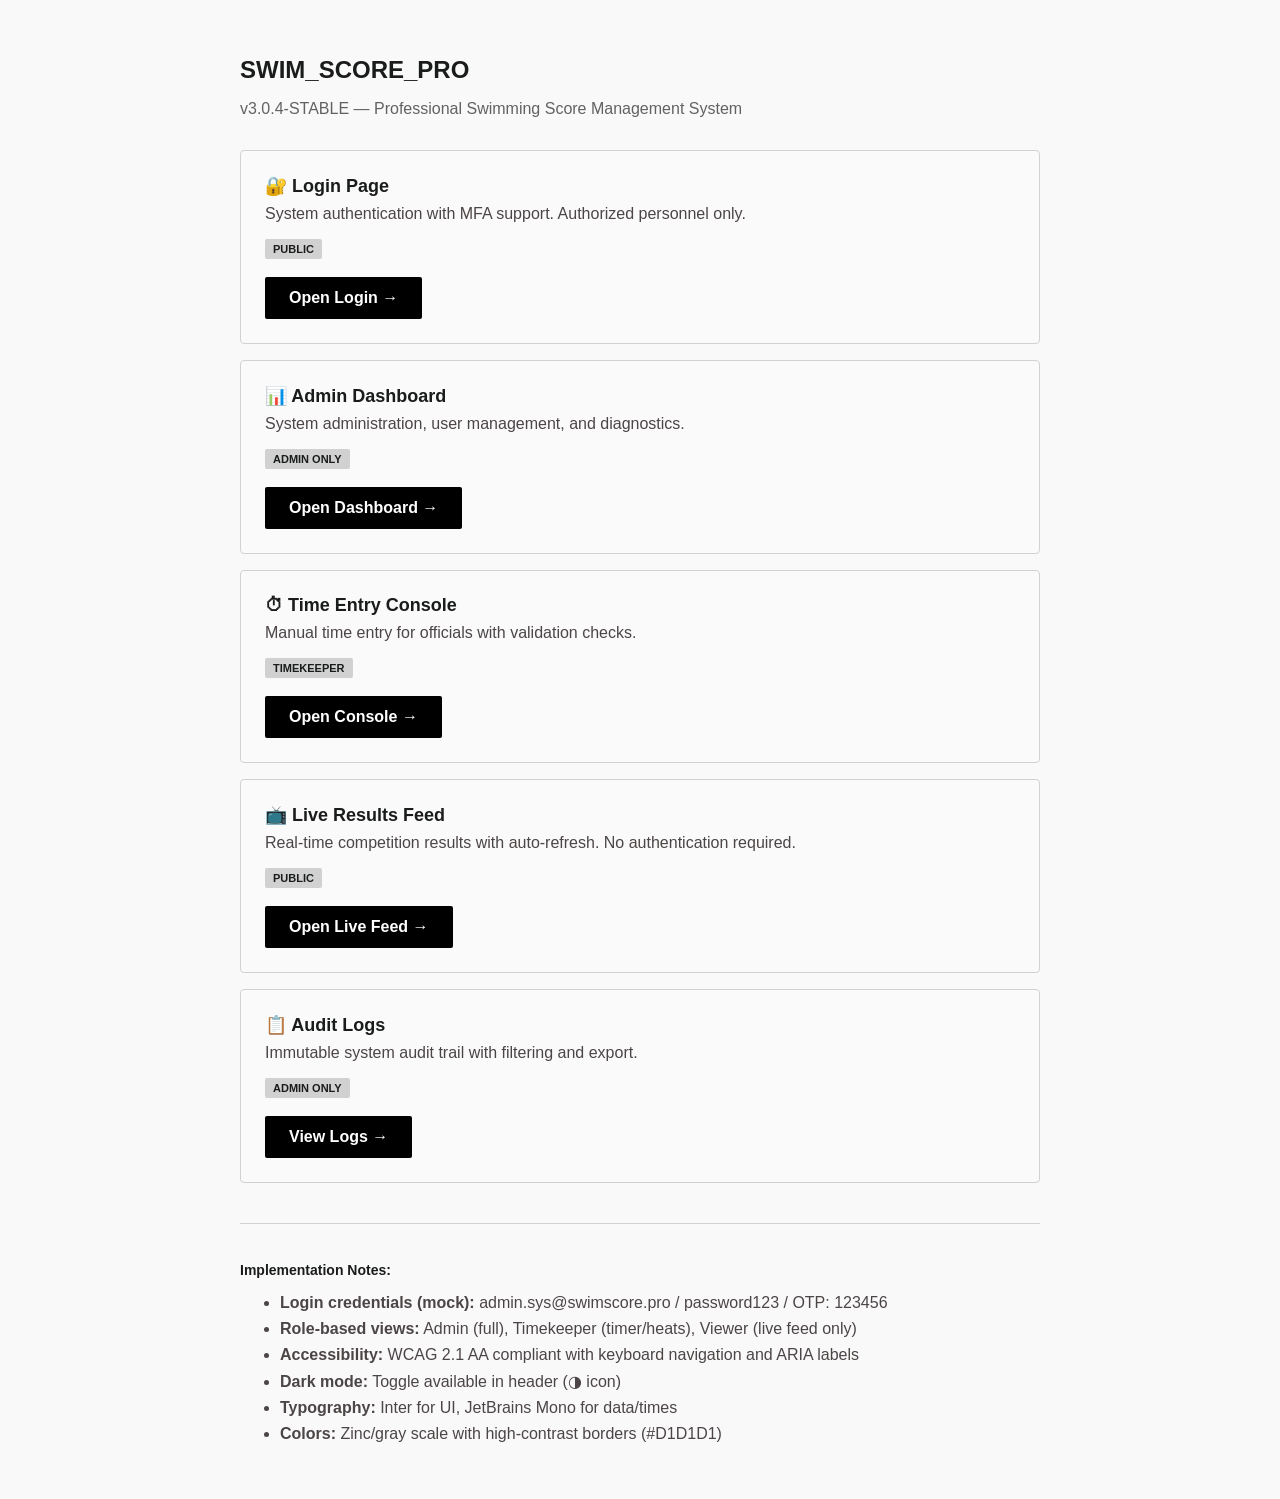
<file: index.html>
<!DOCTYPE html>
<html lang="en">
<head>
  <meta charset="UTF-8">
  <meta name="viewport" content="width=device-width, initial-scale=1.0">
  <title>SwimScorePro v3.0.4-STABLE</title>
  <style>
    body {
      font-family: -apple-system, BlinkMacSystemFont, 'Segoe UI', Roboto, sans-serif;
      max-width: 800px;
      margin: 0 auto;
      padding: 40px 20px;
      background: #f9f9f9;
      color: #1a1c1c;
    }
    h1 { font-size: 24px; margin-bottom: 8px; }
    .version { color: #626262; margin-bottom: 32px; }
    .card {
      background: #FAFAFA;
      border: 1px solid #D1D1D1;
      border-radius: 4px;
      padding: 24px;
      margin-bottom: 16px;
    }
    .card h2 { font-size: 18px; margin: 0 0 8px 0; }
    .card p { color: #4c4546; margin: 0 0 16px 0; }
    .card a {
      display: inline-block;
      background: #000;
      color: #fff;
      padding: 12px 24px;
      text-decoration: none;
      border-radius: 2px;
      font-weight: 600;
    }
    .card a:hover { background: #333; }
    .badge {
      display: inline-block;
      padding: 4px 8px;
      background: #D1D1D1;
      border-radius: 2px;
      font-size: 11px;
      font-weight: 700;
      text-transform: uppercase;
    }
    ul { color: #4c4546; }
    li { margin-bottom: 8px; }
  </style>
</head>
<body>
  <h1>SWIM_SCORE_PRO</h1>
  <p class="version">v3.0.4-STABLE — Professional Swimming Score Management System</p>

  <div class="card">
    <h2>🔐 Login Page</h2>
    <p>System authentication with MFA support. Authorized personnel only.</p>
    <span class="badge">Public</span>
    <br><br>
    <a href="/pages/login.html">Open Login →</a>
  </div>

  <div class="card">
    <h2>📊 Admin Dashboard</h2>
    <p>System administration, user management, and diagnostics.</p>
    <span class="badge">Admin Only</span>
    <br><br>
    <a href="/pages/dashboard.html">Open Dashboard →</a>
  </div>

  <div class="card">
    <h2>⏱ Time Entry Console</h2>
    <p>Manual time entry for officials with validation checks.</p>
    <span class="badge">Timekeeper</span>
    <br><br>
    <a href="/pages/time-entry.html">Open Console →</a>
  </div>

  <div class="card">
    <h2>📺 Live Results Feed</h2>
    <p>Real-time competition results with auto-refresh. No authentication required.</p>
    <span class="badge">Public</span>
    <br><br>
    <a href="/pages/live-feed.html">Open Live Feed →</a>
  </div>

  <div class="card">
    <h2>📋 Audit Logs</h2>
    <p>Immutable system audit trail with filtering and export.</p>
    <span class="badge">Admin Only</span>
    <br><br>
    <a href="/pages/audit-logs.html">View Logs →</a>
  </div>

  <div style="margin-top: 40px; padding-top: 24px; border-top: 1px solid #D1D1D1;">
    <h3 style="font-size: 14px; margin-bottom: 12px;">Implementation Notes:</h3>
    <ul>
      <li><strong>Login credentials (mock):</strong> admin.sys@swimscore.pro / password123 / OTP: 123456</li>
      <li><strong>Role-based views:</strong> Admin (full), Timekeeper (timer/heats), Viewer (live feed only)</li>
      <li><strong>Accessibility:</strong> WCAG 2.1 AA compliant with keyboard navigation and ARIA labels</li>
      <li><strong>Dark mode:</strong> Toggle available in header (◑ icon)</li>
      <li><strong>Typography:</strong> Inter for UI, JetBrains Mono for data/times</li>
      <li><strong>Colors:</strong> Zinc/gray scale with high-contrast borders (#D1D1D1)</li>
    </ul>
  </div>
</body>
</html>
</file>
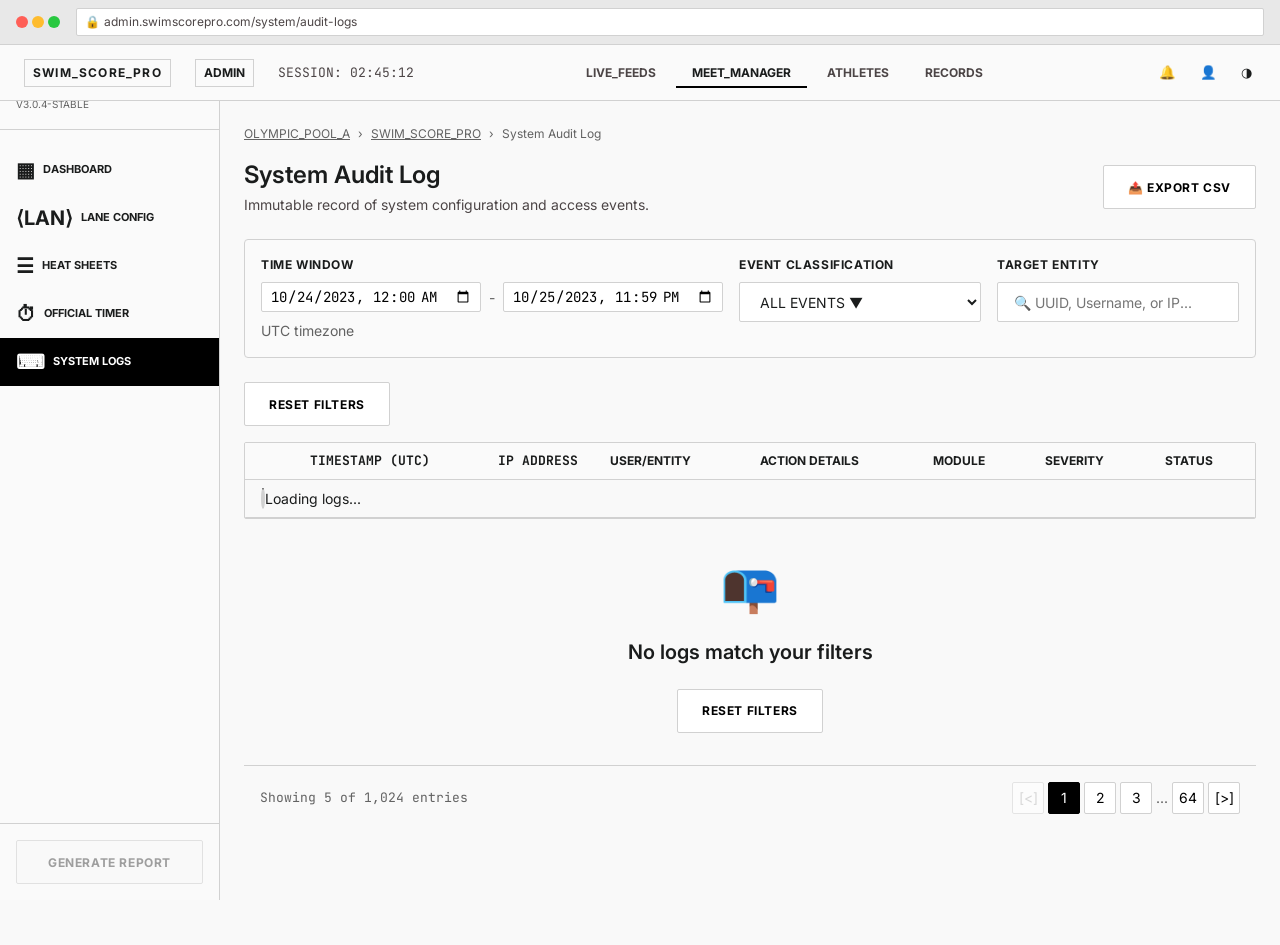
<file: pages/audit-logs.html>
<!DOCTYPE html>
<html lang="en">
<head>
  <meta charset="UTF-8">
  <meta name="viewport" content="width=device-width, initial-scale=1.0">
  <title>Audit Logs • SwimScorePro</title>
  <link rel="stylesheet" href="../src/css/tokens.css">
  <link rel="stylesheet" href="../src/css/base.css">
  <link rel="stylesheet" href="../src/css/layout.css">
</head>
<body data-page="audit-logs">
  <a href="#main-content" class="skip-link">Skip to main content</a>

  <div class="browser-chrome no-print">
    <div class="window-controls">
      <span class="window-control-dot close"></span>
      <span class="window-control-dot minimize"></span>
      <span class="window-control-dot maximize"></span>
    </div>
    <div class="url-bar">
      <span class="padlock-icon">🔒</span>
      <span>admin.swimscorepro.com/system/audit-logs</span>
    </div>
  </div>

  <header class="global-header no-print">
    <div class="header-left">
      <a href="/pages/dashboard.html" class="logo">SWIM_SCORE_PRO</a>
      <span class="role-badge">ADMIN</span>
      <span id="session-timer" class="session-timer mono">SESSION: 02:45:12</span>
    </div>
    <nav class="nav-tabs" role="tablist">
      <button class="nav-tab" role="tab" aria-selected="false" data-target="/pages/live-feed.html">LIVE_FEEDS</button>
      <button class="nav-tab" role="tab" aria-selected="true">MEET_MANAGER</button>
      <button class="nav-tab" role="tab" aria-selected="false">ATHLETES</button>
      <button class="nav-tab" role="tab" aria-selected="false">RECORDS</button>
    </nav>
    <div class="header-right">
      <button class="icon-btn" aria-label="Notifications">🔔</button>
      <button class="icon-btn" aria-label="Account">👤</button>
      <button class="icon-btn" id="theme-toggle" aria-label="Toggle dark mode">◑</button>
    </div>
  </header>

  <aside class="sidebar no-print">
    <div class="sidebar-header">
      <h2 class="pool-name">OLYMPIC_POOL_A</h2>
      <span class="version-tag">V3.0.4-STABLE</span>
    </div>
    <nav class="sidebar-nav">
      <a href="/pages/dashboard.html" class="nav-item"><span class="nav-item-icon">▦</span> Dashboard</a>
      <a href="/pages/lane-config.html" class="nav-item"><span class="nav-item-icon">⟨LAN⟩</span> Lane Config</a>
      <a href="/pages/heat-sheets.html" class="nav-item"><span class="nav-item-icon">☰</span> Heat Sheets</a>
      <a href="/pages/time-entry.html" class="nav-item"><span class="nav-item-icon">⏱</span> Official Timer</a>
      <a href="/pages/system-logs.html" class="nav-item" aria-current="page"><span class="nav-item-icon">⌨</span> System Logs</a>
    </nav>
    <div class="sidebar-footer">
      <button class="btn btn-full" disabled>GENERATE REPORT</button>
    </div>
  </aside>

  <main id="main-content" class="main-content">
    <header class="page-header">
      <nav aria-label="Breadcrumb" style="margin-bottom: var(--spacing-md);">
        <ol class="flex gap-sm text-metadata" style="font-size: 12px; list-style: none;">
          <li><a href="#" style="color: inherit;">OLYMPIC_POOL_A</a></li>
          <li>›</li>
          <li><a href="#" style="color: inherit;">SWIM_SCORE_PRO</a></li>
          <li>›</li>
          <li aria-current="page">System Audit Log</li>
        </ol>
      </nav>
      <div class="flex justify-between items-center">
        <div>
          <h1 class="page-title">System Audit Log</h1>
          <p class="page-subtitle">Immutable record of system configuration and access events.</p>
        </div>
        <button id="export-audit-btn" class="btn">📤 EXPORT CSV</button>
      </div>
    </header>

    <!-- Filter Panel -->
    <div class="filter-panel">
      <div class="filter-field">
        <label class="input-label" for="filter-start-date">TIME WINDOW</label>
        <div class="date-range-input">
          <input type="datetime-local" id="filter-start-date" class="date-input" value="2023-10-24T00:00">
          <span class="text-metadata">-</span>
          <input type="datetime-local" id="filter-end-date" class="date-input" value="2023-10-25T23:59">
        </div>
        <span class="input-helper">UTC timezone</span>
      </div>
      
      <div class="filter-field">
        <label class="input-label" for="filter-event-type">EVENT CLASSIFICATION</label>
        <select id="filter-event-type" class="input">
          <option value="">ALL EVENTS ▼</option>
          <option value="AUTH">AUTH</option>
          <option value="DATA_UPDATE">DATA_UPDATE</option>
          <option value="CONFIG_CHANGE">CONFIG_CHANGE</option>
          <option value="SYSTEM">SYSTEM</option>
        </select>
      </div>
      
      <div class="filter-field">
        <label class="input-label" for="filter-target">TARGET ENTITY</label>
        <input type="search" id="filter-target" class="input" placeholder="🔍 UUID, Username, or IP..." minlength="3">
      </div>
    </div>

    <button id="reset-filters-btn" class="btn" style="margin-bottom: var(--spacing-md);">RESET FILTERS</button>

    <!-- Logs Table -->
    <div class="table-container">
      <table class="table" role="table" aria-label="Audit logs">
        <thead>
          <tr>
            <th scope="col" class="mono">TIMESTAMP (UTC)</th>
            <th scope="col" class="mono">IP ADDRESS</th>
            <th scope="col">USER/ENTITY</th>
            <th scope="col">ACTION DETAILS</th>
            <th scope="col">MODULE</th>
            <th scope="col">SEVERITY</th>
            <th scope="col">STATUS</th>
          </tr>
        </thead>
        <tbody id="audit-logs-body">
          <tr>
            <td colspan="7" class="text-center"><span class="spinner"></span> Loading logs...</td>
          </tr>
        </tbody>
      </table>
    </div>

    <!-- Empty State -->
    <div id="no-logs-state" class="empty-state hidden">
      <div class="empty-state-icon">📭</div>
      <h3 class="empty-state-title">No logs match your filters</h3>
      <button class="btn empty-state-action" onclick="document.getElementById('reset-filters-btn').click()">RESET FILTERS</button>
    </div>

    <!-- Pagination -->
    <div class="pagination">
      <span id="pagination-info" class="pagination-info mono">Showing 5 of 1,024 entries</span>
      <div class="pagination-buttons">
        <button id="pagination-prev" class="page-btn" aria-label="Previous page" disabled>[&lt;]</button>
        <button class="page-btn" aria-current="page">1</button>
        <button class="page-btn" aria-label="Page 2">2</button>
        <button class="page-btn" aria-label="Page 3">3</button>
        <span class="text-metadata" style="align-self: center;">...</span>
        <button class="page-btn" aria-label="Page 64">64</button>
        <button id="pagination-next" class="page-btn" aria-label="Next page">[&gt;]</button>
      </div>
    </div>
  </main>

  <div id="toast-container" class="toast-container"></div>
  <script src="../src/js/app.js"></script>
</body>
</html>
</file>
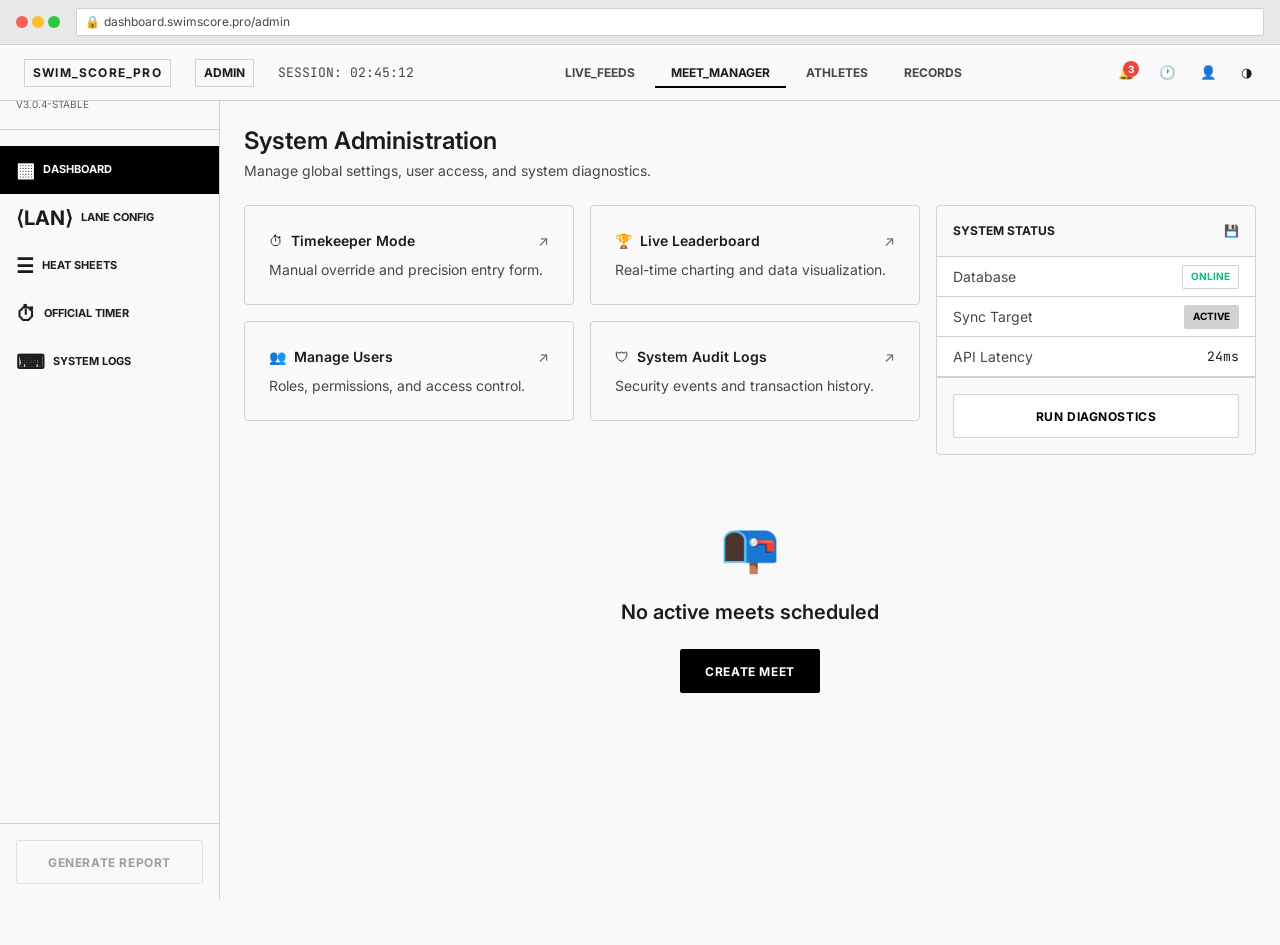
<file: pages/dashboard.html>
<!DOCTYPE html>
<html lang="en">
<head>
  <meta charset="UTF-8">
  <meta name="viewport" content="width=device-width, initial-scale=1.0">
  <title>Admin • SwimScorePro</title>
  <link rel="stylesheet" href="../src/css/tokens.css">
  <link rel="stylesheet" href="../src/css/base.css">
  <link rel="stylesheet" href="../src/css/layout.css">
</head>
<body data-page="dashboard">
  <!-- Skip Link for Accessibility -->
  <a href="#main-content" class="skip-link">Skip to main content</a>

  <!-- Browser Chrome -->
  <div class="browser-chrome no-print">
    <div class="window-controls">
      <span class="window-control-dot close"></span>
      <span class="window-control-dot minimize"></span>
      <span class="window-control-dot maximize"></span>
    </div>
    <div class="url-bar">
      <span class="padlock-icon">🔒</span>
      <span>dashboard.swimscore.pro/admin</span>
    </div>
  </div>

  <!-- Global Header -->
  <header class="global-header no-print">
    <div class="header-left">
      <a href="/pages/dashboard.html" class="logo">SWIM_SCORE_PRO</a>
      <span class="role-badge">ADMIN</span>
      <span id="session-timer" class="session-timer mono">SESSION: 02:45:12</span>
    </div>
    
    <nav class="nav-tabs" role="tablist" aria-label="Main navigation">
      <button class="nav-tab" role="tab" aria-selected="false" data-target="/pages/live-feed.html">LIVE_FEEDS</button>
      <button class="nav-tab" role="tab" aria-selected="true">MEET_MANAGER</button>
      <button class="nav-tab" role="tab" aria-selected="false" data-target="/pages/athletes.html">ATHLETES</button>
      <button class="nav-tab" role="tab" aria-selected="false" data-target="/pages/records.html">RECORDS</button>
    </nav>
    
    <div class="header-right">
      <button class="icon-btn" aria-label="Notifications">
        🔔
        <span class="notification-badge hidden">3</span>
      </button>
      <button class="icon-btn" aria-label="History">🕐</button>
      <button class="icon-btn" aria-label="Account">👤</button>
      <button class="icon-btn" id="theme-toggle" aria-label="Toggle dark mode">◑</button>
    </div>
  </header>

  <!-- Sidebar -->
  <aside class="sidebar no-print" role="navigation" aria-label="Sidebar navigation">
    <div class="sidebar-header">
      <h2 class="pool-name">OLYMPIC_POOL_A</h2>
      <span class="version-tag">V3.0.4-STABLE</span>
    </div>
    
    <nav class="sidebar-nav">
      <a href="/pages/dashboard.html" class="nav-item" aria-current="page">
        <span class="nav-item-icon" aria-hidden="true">▦</span>
        Dashboard
      </a>
      <a href="/pages/lane-config.html" class="nav-item">
        <span class="nav-item-icon" aria-hidden="true">⟨LAN⟩</span>
        Lane Config
      </a>
      <a href="/pages/heat-sheets.html" class="nav-item">
        <span class="nav-item-icon" aria-hidden="true">☰</span>
        Heat Sheets
      </a>
      <a href="/pages/time-entry.html" class="nav-item">
        <span class="nav-item-icon" aria-hidden="true">⏱</span>
        Official Timer
      </a>
      <a href="/pages/system-logs.html" class="nav-item">
        <span class="nav-item-icon" aria-hidden="true">⌨</span>
        System Logs
      </a>
    </nav>
    
    <div class="sidebar-footer">
      <button class="btn btn-full" id="generate-report-btn" disabled>GENERATE REPORT</button>
    </div>
  </aside>

  <!-- Main Content -->
  <main id="main-content" class="main-content">
    <!-- Page Header -->
    <header class="page-header">
      <h1 class="page-title">System Administration</h1>
      <p class="page-subtitle">Manage global settings, user access, and system diagnostics.</p>
    </header>

    <!-- Connection Banner (Hidden by default) -->
    <div id="connection-banner" class="banner banner-error hidden" role="alert">
      Connection lost — Reconnecting...
    </div>

    <!-- Bento Grid Layout -->
    <div class="bento-grid">
      <!-- Main Cards Grid -->
      <div class="bento-grid-main">
        <div class="card-grid-2x2">
          <!-- Card 1: Timekeeper Mode -->
          <div class="card" data-action="timekeeper" tabindex="0" role="button" aria-label="Timekeeper Mode: Manual override and precision entry form">
            <div class="card-header">
              <span aria-hidden="true">⏱</span>
              <h3 class="card-title">Timekeeper Mode</h3>
              <span style="margin-left: auto; color: var(--color-text-metadata);" aria-hidden="true">↗</span>
            </div>
            <p class="card-subtitle">Manual override and precision entry form.</p>
          </div>

          <!-- Card 2: Live Leaderboard -->
          <div class="card" data-action="leaderboard" tabindex="0" role="button" aria-label="Live Leaderboard: Real-time charting and data visualization">
            <div class="card-header">
              <span aria-hidden="true">🏆</span>
              <h3 class="card-title">Live Leaderboard</h3>
              <span style="margin-left: auto; color: var(--color-text-metadata);" aria-hidden="true">↗</span>
            </div>
            <p class="card-subtitle">Real-time charting and data visualization.</p>
          </div>

          <!-- Card 3: Manage Users (Admin only) -->
          <div class="card" data-action="users" data-requires-role="ADMIN" tabindex="0" role="button" aria-label="Manage Users: Roles, permissions, and access control">
            <div class="card-header">
              <span aria-hidden="true">👥</span>
              <h3 class="card-title">Manage Users</h3>
              <span style="margin-left: auto; color: var(--color-text-metadata);" aria-hidden="true">↗</span>
            </div>
            <p class="card-subtitle">Roles, permissions, and access control.</p>
          </div>

          <!-- Card 4: System Audit Logs (Admin only) -->
          <div class="card" data-action="audit" data-requires-role="ADMIN" tabindex="0" role="button" aria-label="System Audit Logs: Security events and transaction history">
            <div class="card-header">
              <span aria-hidden="true">🛡</span>
              <h3 class="card-title">System Audit Logs</h3>
              <span style="margin-left: auto; color: var(--color-text-metadata);" aria-hidden="true">↗</span>
            </div>
            <p class="card-subtitle">Security events and transaction history.</p>
          </div>
        </div>
      </div>

      <!-- System Status Widget -->
      <aside class="status-widget" aria-labelledby="status-widget-title">
        <div class="status-widget-header">
          <span id="status-widget-title">SYSTEM STATUS</span>
          <span aria-hidden="true">💾</span>
        </div>
        
        <div class="status-row">
          <span class="status-label">Database</span>
          <span class="badge badge-success">ONLINE</span>
        </div>
        
        <div class="status-row">
          <span class="status-label">Sync Target</span>
          <span class="badge">ACTIVE</span>
        </div>
        
        <div class="status-row">
          <span class="status-label">API Latency</span>
          <span class="status-value mono">24ms</span>
        </div>
        
        <div class="sidebar-footer">
          <button class="btn btn-full" id="run-diagnostics-btn">RUN DIAGNOSTICS</button>
        </div>
      </aside>
    </div>

    <!-- Empty State Example (Hidden by default) -->
    <div id="empty-state" class="empty-state hidden">
      <div class="empty-state-icon" aria-hidden="true">📭</div>
      <h3 class="empty-state-title">No active meets scheduled</h3>
      <button class="btn btn-primary empty-state-action">CREATE MEET</button>
    </div>
  </main>

  <!-- Session Warning Modal -->
  <div id="session-warning-modal" class="modal-overlay hidden" role="dialog" aria-labelledby="session-warning-title">
    <div class="modal">
      <h2 id="session-warning-title" class="modal-header">Session Expiring Soon</h2>
      <p class="text-secondary">Your session will expire in <span class="countdown mono">05:00</span></p>
      <div class="modal-footer">
        <button class="btn" onclick="SecurityManager.logout()">Logout</button>
        <button class="btn btn-primary" onclick="SecurityManager.extendSession()">Extend Session</button>
      </div>
    </div>
  </div>

  <!-- Toast Container -->
  <div id="toast-container" class="toast-container"></div>

  <!-- Scripts -->
  <script src="../src/js/app.js"></script>
</body>
</html>
</file>
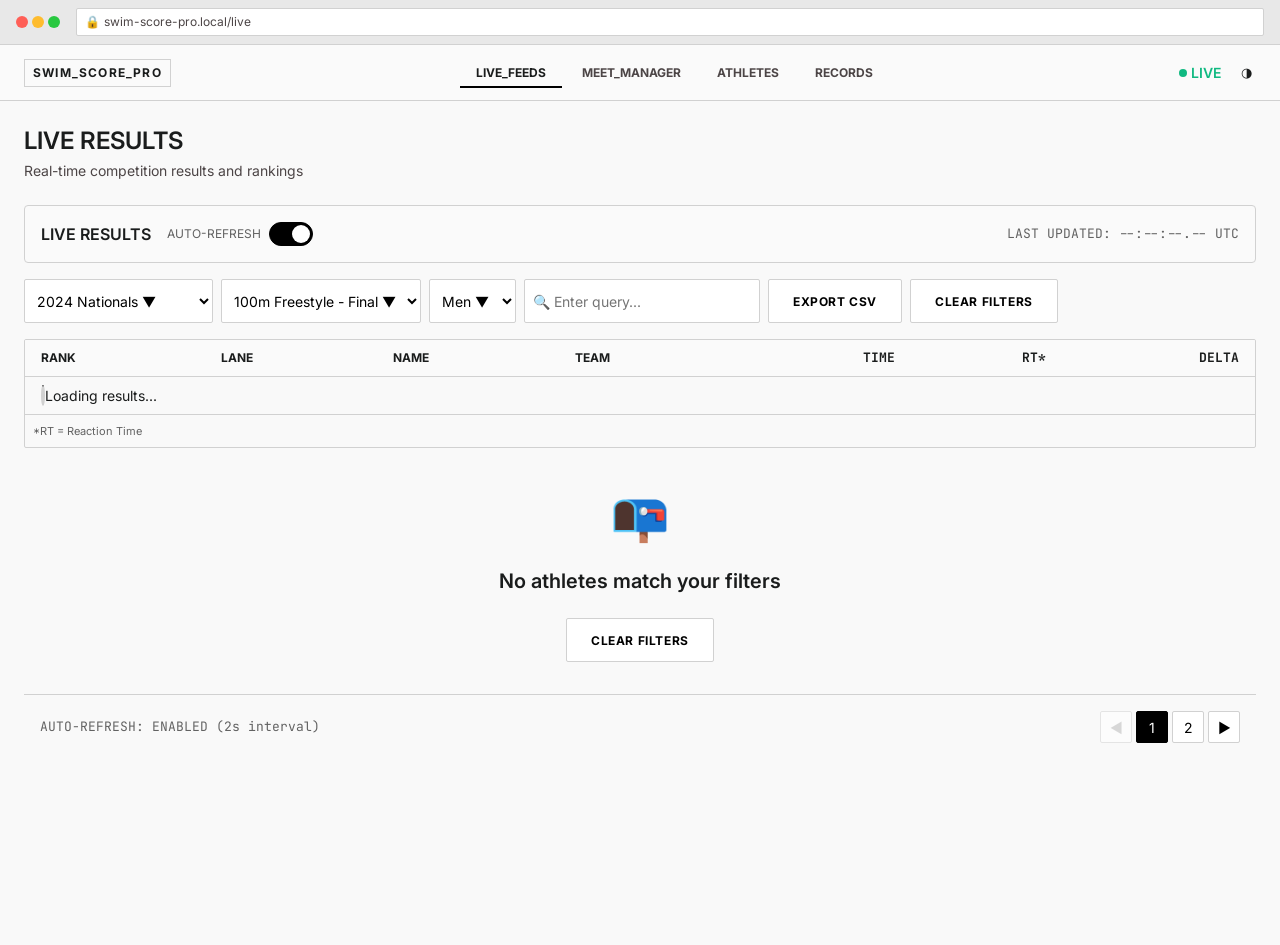
<file: pages/live-feed.html>
<!DOCTYPE html>
<html lang="en">
<head>
  <meta charset="UTF-8">
  <meta name="viewport" content="width=device-width, initial-scale=1.0">
  <title>Live Feed • SwimScorePro</title>
  <link rel="stylesheet" href="../src/css/tokens.css">
  <link rel="stylesheet" href="../src/css/base.css">
  <link rel="stylesheet" href="../src/css/layout.css">
</head>
<body data-page="live-feed">
  <!-- Skip Link for Accessibility -->
  <a href="#main-content" class="skip-link">Skip to main content</a>

  <!-- Browser Chrome -->
  <div class="browser-chrome no-print">
    <div class="window-controls">
      <span class="window-control-dot close"></span>
      <span class="window-control-dot minimize"></span>
      <span class="window-control-dot maximize"></span>
    </div>
    <div class="url-bar">
      <span class="padlock-icon">🔒</span>
      <span>swim-score-pro.local/live</span>
    </div>
  </div>

  <!-- Global Header (Public - No Auth Required) -->
  <header class="global-header no-print">
    <div class="header-left">
      <a href="/pages/live-feed.html" class="logo">SWIM_SCORE_PRO</a>
    </div>
    
    <nav class="nav-tabs" role="tablist" aria-label="Main navigation">
      <button class="nav-tab" role="tab" aria-selected="true">LIVE_FEEDS</button>
      <button class="nav-tab" role="tab" aria-selected="false" disabled title="Read-only for viewers">MEET_MANAGER</button>
      <button class="nav-tab" role="tab" aria-selected="false" disabled title="Read-only for viewers">ATHLETES</button>
      <button class="nav-tab" role="tab" aria-selected="false" disabled title="Read-only for viewers">RECORDS</button>
    </nav>
    
    <div class="header-right">
      <div class="live-indicator" aria-label="Live data streaming">
        <span class="live-dot" aria-hidden="true"></span>
        LIVE
      </div>
      <button class="icon-btn" id="theme-toggle" aria-label="Toggle dark mode">◑</button>
    </div>
  </header>

  <!-- Main Content -->
  <main id="main-content" class="main-content" style="margin-left: 0;">
    <!-- Page Header -->
    <header class="page-header">
      <h1 class="page-title">LIVE RESULTS</h1>
      <p class="page-subtitle">Real-time competition results and rankings</p>
    </header>

    <!-- Connection Banner -->
    <div id="connection-banner" class="banner banner-error hidden" role="alert">
      Reconnecting... <span class="spinner" style="display: inline-block; vertical-align: middle; margin-left: 8px;"></span>
    </div>

    <!-- Control Bar -->
    <div class="control-bar">
      <div class="flex items-center gap-md">
        <h2 style="font-size: 16px; font-weight: 600;">LIVE RESULTS</h2>
        
        <!-- Auto-Refresh Toggle -->
        <div class="flex items-center gap-sm">
          <span class="text-metadata" style="font-size: 12px;">AUTO-REFRESH</span>
          <div
            id="auto-refresh-toggle"
            class="toggle"
            role="switch"
            aria-checked="true"
            tabindex="0"
            aria-label="Toggle auto-refresh"
          >
            <div class="toggle-thumb"></div>
          </div>
        </div>
      </div>
      
      <span id="last-updated" class="last-updated">LAST UPDATED: --:--:--.-- UTC</span>
    </div>

    <!-- Filter Row -->
    <div class="filter-row">
      <select id="filter-event" class="filter-select" aria-label="Select event">
        <option value="">2024 Nationals ▼</option>
        <option value="121">100m Freestyle - Final</option>
        <option value="122">200m Butterfly - Heats</option>
        <option value="123">4x100m Relay - Final</option>
      </select>
      
      <select id="filter-heat" class="filter-select" aria-label="Select heat">
        <option value="">100m Freestyle - Final ▼</option>
        <option value="1">Heat 1</option>
        <option value="2">Heat 2</option>
        <option value="3">Final</option>
      </select>
      
      <select id="filter-gender" class="filter-select" aria-label="Select gender">
        <option value="">Men ▼</option>
        <option value="M">Men</option>
        <option value="W">Women</option>
        <option value="X">Mixed</option>
      </select>
      
      <input
        type="search"
        id="filter-search"
        class="filter-search"
        placeholder="🔍 Enter query..."
        aria-label="Search athletes"
        minlength="2"
      >
      
      <button id="export-csv-btn" class="btn">EXPORT CSV</button>
      <button id="clear-filters-btn" class="btn">CLEAR FILTERS</button>
    </div>

    <!-- Results Table -->
    <div class="table-container">
      <table class="table" role="table" aria-label="Live results table">
        <thead>
          <tr>
            <th scope="col">RANK</th>
            <th scope="col">LANE</th>
            <th scope="col">NAME</th>
            <th scope="col">TEAM</th>
            <th scope="col" class="mono">TIME</th>
            <th scope="col" class="mono">RT*</th>
            <th scope="col" class="mono">DELTA</th>
          </tr>
        </thead>
        <tbody id="live-results-body">
          <!-- Results will be populated by JavaScript -->
          <tr>
            <td colspan="7" class="text-center">
              <span class="spinner"></span> Loading results...
            </td>
          </tr>
        </tbody>
      </table>
      
      <!-- RT Footnote -->
      <p class="text-metadata" style="padding: var(--spacing-sm); font-size: 11px;">
        *RT = Reaction Time
      </p>
    </div>

    <!-- No Results State (Hidden by default) -->
    <div id="no-results-state" class="empty-state hidden">
      <div class="empty-state-icon" aria-hidden="true">📭</div>
      <h3 class="empty-state-title">No athletes match your filters</h3>
      <button class="btn empty-state-action" onclick="document.getElementById('clear-filters-btn').click()">CLEAR FILTERS</button>
    </div>

    <!-- Pagination -->
    <div class="pagination">
      <span id="auto-refresh-status" class="pagination-info mono">AUTO-REFRESH: ENABLED (2s interval)</span>
      
      <div class="pagination-buttons">
        <button class="page-btn" aria-label="Previous page" disabled>◀</button>
        <button class="page-btn" aria-current="page">1</button>
        <button class="page-btn" aria-label="Page 2">2</button>
        <button class="page-btn" aria-label="Next page">▶</button>
      </div>
    </div>

    <!-- Live Announcer for Screen Readers -->
    <div id="live-announcer" class="sr-only" aria-live="polite" aria-atomic="true"></div>
  </main>

  <!-- Toast Container -->
  <div id="toast-container" class="toast-container"></div>

  <!-- Scripts -->
  <script src="../src/js/app.js"></script>
</body>
</html>
</file>
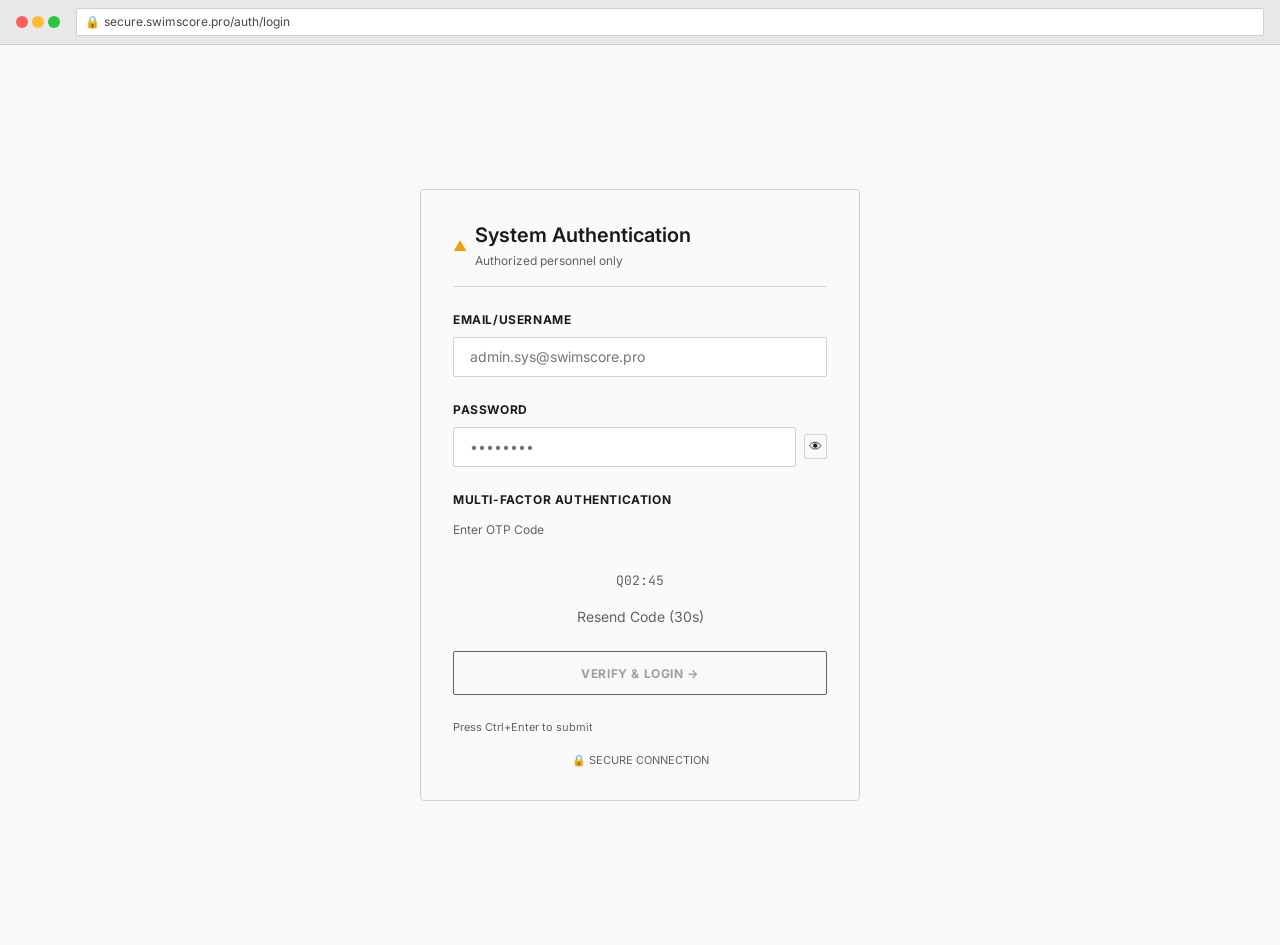
<file: pages/login.html>
<!DOCTYPE html>
<html lang="en">
<head>
  <meta charset="UTF-8">
  <meta name="viewport" content="width=device-width, initial-scale=1.0">
  <title>Auth • SwimScorePro</title>
  <link rel="stylesheet" href="../src/css/tokens.css">
  <link rel="stylesheet" href="../src/css/base.css">
  <link rel="stylesheet" href="../src/css/layout.css">
</head>
<body data-page="login">
  <!-- Skip Link for Accessibility -->
  <a href="#main-content" class="skip-link">Skip to main content</a>

  <!-- Browser Chrome (Wireframe Simulation) -->
  <div class="browser-chrome no-print">
    <div class="window-controls">
      <span class="window-control-dot close"></span>
      <span class="window-control-dot minimize"></span>
      <span class="window-control-dot maximize"></span>
    </div>
    <div class="url-bar">
      <span class="padlock-icon">🔒</span>
      <span>secure.swimscore.pro/auth/login</span>
    </div>
  </div>

  <!-- Main Content -->
  <main id="main-content" class="login-container">
    <div class="login-card card">
      <!-- Login Header -->
      <header class="login-header">
        <span class="warning-icon" aria-hidden="true">▲</span>
        <div>
          <h1 class="page-title" style="font-size: 20px;">System Authentication</h1>
          <p class="text-metadata" style="font-size: 12px;">Authorized personnel only</p>
        </div>
      </header>

      <!-- Error Region (ARIA Live) -->
      <div id="login-error-region" class="input-error-message hidden" role="alert" aria-live="polite"></div>

      <!-- Lockout Message -->
      <div id="lockout-message" class="banner banner-warn hidden" role="alert">
        Account locked. Try again in <span class="countdown mono">15:00</span>
      </div>

      <!-- Login Form -->
      <form id="login-form" class="login-form" role="form" aria-labelledby="login-header">
        <!-- Email Field -->
        <div class="form-group">
          <label class="input-label" for="login-email">EMAIL/USERNAME</label>
          <input
            type="email"
            id="login-email"
            class="input"
            placeholder="admin.sys@swimscore.pro"
            autocomplete="username"
            aria-label="Email or username"
            required
          >
        </div>

        <!-- Password Field -->
        <div class="form-group">
          <label class="input-label" for="login-password">PASSWORD</label>
          <div class="flex items-center gap-sm">
            <input
              type="password"
              id="login-password"
              class="input"
              placeholder="••••••••"
              autocomplete="current-password"
              required
              style="flex: 1;"
            >
            <button
              type="button"
              id="password-toggle"
              class="icon-btn"
              aria-label="Toggle password visibility"
              style="border: 1px solid var(--color-border-primary); border-radius: var(--radius-sm);"
            >
              👁
            </button>
          </div>
        </div>

        <!-- MFA Section -->
        <div class="mfa-section">
          <label class="input-label">Multi-Factor Authentication</label>
          <p class="text-metadata" style="font-size: 12px; margin-bottom: 8px;">Enter OTP Code</p>
          
          <div id="otp-container" class="otp-container" role="group" aria-label="One-time password, 6 digits">
            <!-- OTP inputs will be generated by JavaScript -->
          </div>

          <!-- OTP Countdown -->
          <div class="otp-countdown mono" aria-live="polite">Q02:45</div>

          <!-- Resend Code Link -->
          <a href="#" id="resend-code-link" class="resend-link disabled" aria-disabled="true">Resend Code (30s)</a>
        </div>

        <!-- Submit Button -->
        <button
          type="submit"
          id="login-submit"
          class="btn btn-primary btn-full"
          disabled
        >
          VERIFY & LOGIN →
        </button>
      </form>

      <!-- Footer -->
      <footer class="login-footer">
        <p class="keyboard-hint">Press Ctrl+Enter to submit</p>
        <p class="security-badge" aria-label="Connection secured with TLS 1.3">🔒 SECURE CONNECTION</p>
      </footer>
    </div>
  </main>

  <!-- Session Warning Modal -->
  <div id="session-warning-modal" class="modal-overlay hidden" role="dialog" aria-labelledby="session-warning-title">
    <div class="modal">
      <h2 id="session-warning-title" class="modal-header">Session Expiring Soon</h2>
      <p class="text-secondary">Your session will expire in <span class="countdown mono">05:00</span></p>
      <div class="modal-footer">
        <button class="btn" onclick="SecurityManager.logout()">Logout</button>
        <button class="btn btn-primary" onclick="SecurityManager.extendSession()">Extend Session</button>
      </div>
    </div>
  </div>

  <!-- Toast Container -->
  <div id="toast-container" class="toast-container"></div>

  <!-- Scripts -->
  <script src="../src/js/app.js"></script>
</body>
</html>
</file>
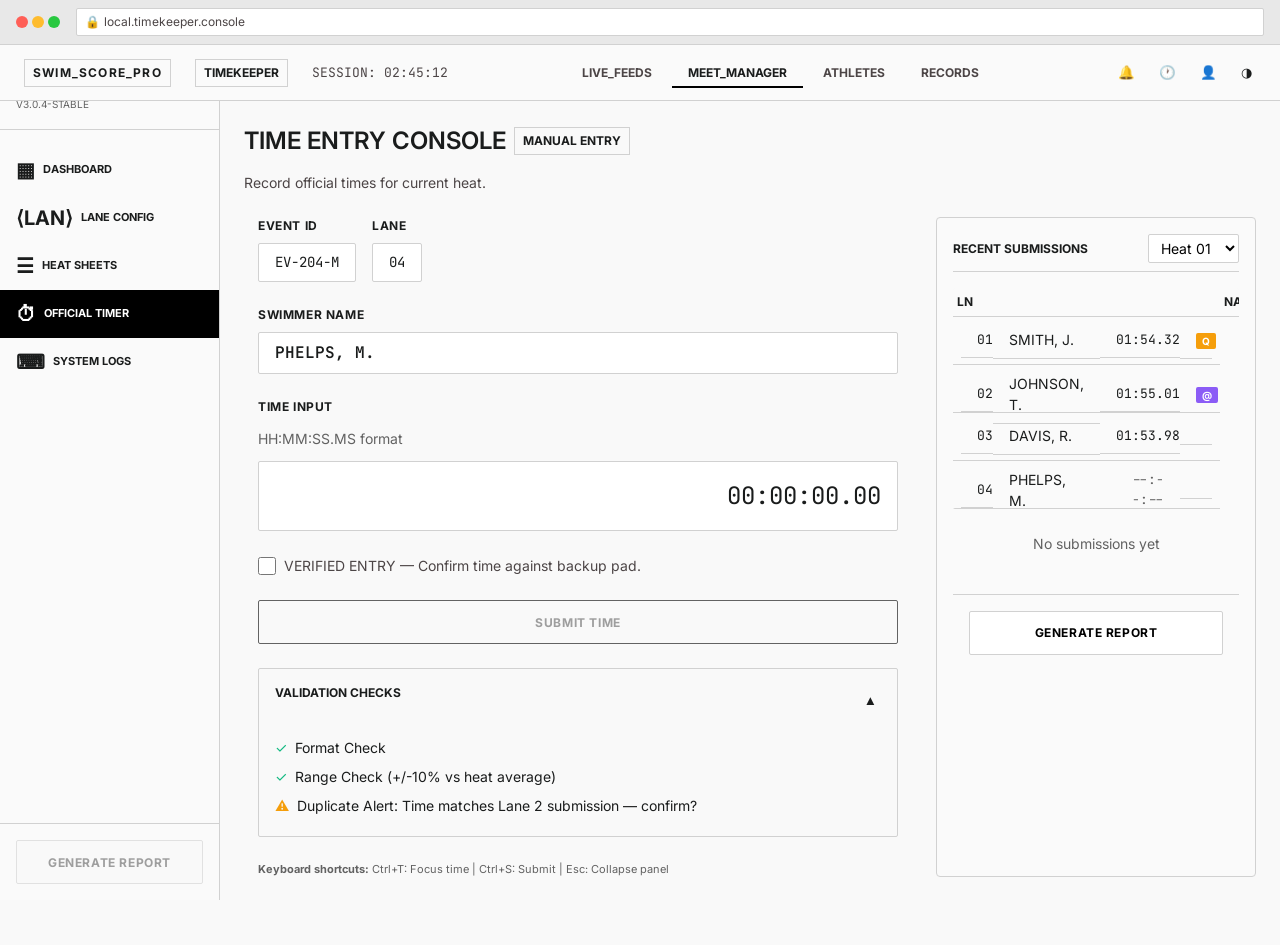
<file: pages/time-entry.html>
<!DOCTYPE html>
<html lang="en">
<head>
  <meta charset="UTF-8">
  <meta name="viewport" content="width=device-width, initial-scale=1.0">
  <title>Time Entry • SwimScorePro</title>
  <link rel="stylesheet" href="../src/css/tokens.css">
  <link rel="stylesheet" href="../src/css/base.css">
  <link rel="stylesheet" href="../src/css/layout.css">
</head>
<body data-page="time-entry">
  <!-- Skip Link for Accessibility -->
  <a href="#main-content" class="skip-link">Skip to main content</a>

  <!-- Browser Chrome -->
  <div class="browser-chrome no-print">
    <div class="window-controls">
      <span class="window-control-dot close"></span>
      <span class="window-control-dot minimize"></span>
      <span class="window-control-dot maximize"></span>
    </div>
    <div class="url-bar">
      <span class="padlock-icon">🔒</span>
      <span>local.timekeeper.console</span>
    </div>
  </div>

  <!-- Global Header -->
  <header class="global-header no-print">
    <div class="header-left">
      <a href="/pages/dashboard.html" class="logo">SWIM_SCORE_PRO</a>
      <span class="role-badge">TIMEKEEPER</span>
      <span id="session-timer" class="session-timer mono">SESSION: 02:45:12</span>
    </div>
    
    <nav class="nav-tabs" role="tablist" aria-label="Main navigation">
      <button class="nav-tab" role="tab" aria-selected="false" data-target="/pages/live-feed.html">LIVE_FEEDS</button>
      <button class="nav-tab" role="tab" aria-selected="true">MEET_MANAGER</button>
      <button class="nav-tab" role="tab" aria-selected="false">ATHLETES</button>
      <button class="nav-tab" role="tab" aria-selected="false">RECORDS</button>
    </nav>
    
    <div class="header-right">
      <button class="icon-btn" aria-label="Notifications">🔔</button>
      <button class="icon-btn" aria-label="History">🕐</button>
      <button class="icon-btn" aria-label="Account">👤</button>
      <button class="icon-btn" id="theme-toggle" aria-label="Toggle dark mode">◑</button>
    </div>
  </header>

  <!-- Sidebar -->
  <aside class="sidebar no-print" role="navigation" aria-label="Sidebar navigation">
    <div class="sidebar-header">
      <h2 class="pool-name">OLYMPIC_POOL_A</h2>
      <span class="version-tag">V3.0.4-STABLE</span>
    </div>
    
    <nav class="sidebar-nav">
      <a href="/pages/dashboard.html" class="nav-item">
        <span class="nav-item-icon" aria-hidden="true">▦</span>
        Dashboard
      </a>
      <a href="/pages/lane-config.html" class="nav-item">
        <span class="nav-item-icon" aria-hidden="true">⟨LAN⟩</span>
        Lane Config
      </a>
      <a href="/pages/heat-sheets.html" class="nav-item">
        <span class="nav-item-icon" aria-hidden="true">☰</span>
        Heat Sheets
      </a>
      <a href="/pages/time-entry.html" class="nav-item" aria-current="page">
        <span class="nav-item-icon" aria-hidden="true">⏱</span>
        Official Timer
      </a>
      <a href="/pages/system-logs.html" class="nav-item">
        <span class="nav-item-icon" aria-hidden="true">⌨</span>
        System Logs
      </a>
    </nav>
    
    <div class="sidebar-footer">
      <button class="btn btn-full" id="generate-report-btn" disabled>GENERATE REPORT</button>
    </div>
  </aside>

  <!-- Main Content -->
  <main id="main-content" class="main-content">
    <!-- Page Header -->
    <header class="page-header">
      <div class="time-entry-header">
        <h1 class="page-title" style="margin: 0;">TIME ENTRY CONSOLE</h1>
        <span class="manual-entry-badge">MANUAL ENTRY</span>
      </div>
      <p class="page-subtitle">Record official times for current heat.</p>
    </header>

    <!-- Error Banner (Hidden by default) -->
    <div id="submission-error-banner" class="banner banner-error hidden" role="alert">
      Submission failed. Error code: <span id="error-code">ERR_NETWORK</span>
      <button class="btn" style="margin-left: var(--spacing-md);" onclick="TimeEntryController.submitTime()">RETRY</button>
    </div>

    <div class="flex gap-lg">
      <!-- Time Entry Form -->
      <div class="time-entry-container" style="flex: 1;">
        <!-- Context Row -->
        <div class="context-row">
          <div class="context-item">
            <label class="input-label">EVENT ID</label>
            <span id="event-id-value" class="context-value mono">EV-204-M</span>
          </div>
          <div class="context-item">
            <label class="input-label">LANE</label>
            <span id="lane-value" class="context-value mono">04</span>
          </div>
        </div>

        <!-- Swimmer Section -->
        <div class="form-group" style="margin-bottom: var(--spacing-lg);">
          <label class="input-label">SWIMMER NAME</label>
          <span id="swimmer-name-value" class="context-value" style="font-size: 16px; font-weight: 600;">PHELPS, M.</span>
        </div>

        <!-- Time Input -->
        <div class="form-group" style="margin-bottom: var(--spacing-lg);">
          <label class="input-label" for="time-display">TIME INPUT</label>
          <span class="input-helper" style="margin-bottom: var(--spacing-sm);">HH:MM:SS.MS format</span>
          <div
            id="time-display"
            class="time-display mono"
            tabindex="0"
            role="textbox"
            aria-label="Time input display. Click to edit."
            aria-readonly="true"
          >00:00:00.00</div>
        </div>

        <!-- Verification Checkbox -->
        <div class="verification-row">
          <input
            type="checkbox"
            id="verify-checkbox"
            class="checkbox"
            aria-label="Confirm time was verified against backup timing pad"
          >
          <label for="verify-checkbox" class="text-secondary">
            VERIFIED ENTRY — Confirm time against backup pad.
          </label>
        </div>

        <!-- Submit Button -->
        <button
          id="submit-time-btn"
          class="btn btn-primary btn-full"
          disabled
        >
          SUBMIT TIME
        </button>

        <!-- Validation Panel -->
        <div id="validation-panel" class="validation-panel">
          <div class="flex justify-between items-center" style="margin-bottom: var(--spacing-md);">
            <h3 class="validation-header">VALIDATION CHECKS</h3>
            <button id="validation-toggle" class="icon-btn" aria-label="Collapse validation panel">▲</button>
          </div>
          
          <div id="format-check" class="validation-check">
            <span class="check-icon" aria-hidden="true">✓</span> Format Check
          </div>
          
          <div id="range-check" class="validation-check">
            <span class="check-icon" aria-hidden="true">✓</span> Range Check (+/-10% vs heat average)
          </div>
          
          <div id="duplicate-alert" class="validation-check hidden">
            <span class="warn-icon" aria-hidden="true">⚠</span> Duplicate Alert: Time matches Lane 2 submission — confirm?
          </div>
        </div>

        <!-- Keyboard Shortcuts Hint -->
        <p class="text-metadata" style="margin-top: var(--spacing-lg); font-size: 11px;">
          <strong>Keyboard shortcuts:</strong> Ctrl+T: Focus time | Ctrl+S: Submit | Esc: Collapse panel
        </p>
      </div>

      <!-- Recent Submissions Sidebar -->
      <aside class="recent-submissions" aria-labelledby="recent-submissions-title">
        <div class="recent-header">
          <h3 id="recent-submissions-title" style="font-size: 12px; font-weight: 700; text-transform: uppercase;">RECENT SUBMISSIONS</h3>
          <select id="heat-select" class="heat-select" aria-label="Select heat to view">
            <option value="1">Heat 01</option>
            <option value="2">Heat 02</option>
            <option value="3">Heat 03</option>
            <option value="4">Heat 04</option>
            <option value="5">Heat 05</option>
            <option value="6">Heat 06</option>
            <option value="7">Heat 07</option>
            <option value="8">Heat 08</option>
          </select>
        </div>

        <!-- Submissions Table -->
        <div class="table-container" style="border: none;">
          <table class="table" style="border: none;">
            <thead>
              <tr style="border-bottom: 1px solid var(--color-border-primary);">
                <th style="padding: var(--spacing-xs); width: 32px;">LN</th>
                <th style="padding: var(--spacing-xs);">NAME</th>
                <th style="padding: var(--spacing-xs); width: 80px;" class="mono">TIME</th>
                <th style="padding: var(--spacing-xs); width: 32px;">ST</th>
              </tr>
            </thead>
            <tbody id="recent-submissions-body">
              <tr class="submission-row">
                <td class="mono">01</td>
                <td>SMITH, J.</td>
                <td class="mono">01:54.32</td>
                <td><span class="qual-badge" aria-label="Qualified for final">Q</span></td>
              </tr>
              <tr class="submission-row">
                <td class="mono">02</td>
                <td>JOHNSON, T.</td>
                <td class="mono">01:55.01</td>
                <td><span class="provisional-badge" aria-label="Provisional time">@</span></td>
              </tr>
              <tr class="submission-row">
                <td class="mono">03</td>
                <td>DAVIS, R.</td>
                <td class="mono">01:53.98</td>
                <td></td>
              </tr>
              <tr class="submission-row">
                <td class="mono">04</td>
                <td>PHELPS, M.</td>
                <td class="mono pending-time" aria-label="Awaiting time entry">--:--:--</td>
                <td></td>
              </tr>
            </tbody>
          </table>
        </div>

        <!-- Empty State (Hidden by default) -->
        <div id="no-submissions-state" class="empty-state hidden" style="padding: var(--spacing-lg);">
          <p class="text-metadata">No submissions yet</p>
        </div>

        <div class="sidebar-footer" style="margin-top: var(--spacing-md);">
          <button class="btn btn-full">GENERATE REPORT</button>
        </div>
      </aside>
    </div>
  </main>

  <!-- Session Warning Modal -->
  <div id="session-warning-modal" class="modal-overlay hidden" role="dialog" aria-labelledby="session-warning-title">
    <div class="modal">
      <h2 id="session-warning-title" class="modal-header">Session Expiring Soon</h2>
      <p class="text-secondary">Your session will expire in <span class="countdown mono">05:00</span></p>
      <div class="modal-footer">
        <button class="btn" onclick="SecurityManager.logout()">Logout</button>
        <button class="btn btn-primary" onclick="SecurityManager.extendSession()">Extend Session</button>
      </div>
    </div>
  </div>

  <!-- Toast Container -->
  <div id="toast-container" class="toast-container"></div>

  <!-- Scripts -->
  <script src="../src/js/app.js"></script>
</body>
</html>
</file>
<file: src/css/tokens.css>
/* SWIM_SCORE_PRO v3.0.4-STABLE Design Tokens */

:root {
  /* Colors - Light Mode Default */
  --color-background: #f9f9f9;
  --color-surface: #FAFAFA;
  --color-surface-input: #ffffff;
  --color-border-primary: #D1D1D1;
  --color-border-secondary: #7e7576;
  --color-text-primary: #1a1c1c;
  --color-text-secondary: #4c4546;
  --color-text-metadata: #626262;
  --color-action-bg: #ffffff;
  --color-action-text: #000000;
  --color-badge-bg: #D1D1D1;
  --color-badge-text: #000000;
  --color-status-success: #10B981;
  --color-status-warn: #F59E0B;
  --color-status-error: #EF4444;
  --color-focus-outline: #000000;
  --color-row-highlight: #D1F4E6;

  /* Typography */
  --font-ui: 'Inter', -apple-system, BlinkMacSystemFont, sans-serif;
  --font-mono: 'JetBrains Mono', 'SF Mono', Consolas, monospace;
  
  --font-size-logo: 12px;
  --font-size-heading-lg: 24px;
  --font-size-heading-md: 20px;
  --font-size-body: 14px;
  --font-size-label: 12px;
  --font-size-data: 13px;
  
  --font-weight-normal: 400;
  --font-weight-semibold: 600;
  --font-weight-bold: 700;

  /* Spacing */
  --spacing-xs: 4px;
  --spacing-sm: 8px;
  --spacing-md: 16px;
  --spacing-lg: 24px;
  --spacing-xl: 32px;
  
  --card-padding: 24px;
  --grid-gutter: 16px;
  --row-height-min: 48px;
  --input-height: 40px;
  --button-height: 44px;
  --container-max: 1440px;
  --sidebar-width: 220px;

  /* Border Radius */
  --radius-sm: 2px;
  --radius-md: 4px;
  --radius-lg: 8px;

  /* Transitions */
  --transition-default: 150ms ease-in-out;
  --transition-row: background-color 100ms;

  /* Shadows */
  --shadow-card-hover: 0 2px 4px rgba(0,0,0,0.08);

  /* Z-Index */
  --z-dropdown: 100;
  --z-modal: 200;
  --z-toast: 300;
  --z-banner: 50;

  /* Icons */
  --icon-size-nav: 20px;
  --icon-size-action: 24px;
  --icon-size-table: 16px;
}

/* Dark Mode Support */
[data-theme="dark"] {
  --color-background: #121212;
  --color-surface: #1E1E1E;
  --color-surface-input: #2D2D2D;
  --color-border-primary: #404040;
  --color-border-secondary: #525252;
  --color-text-primary: #E5E5E5;
  --color-text-secondary: #A3A3A3;
  --color-text-metadata: #737373;
  --color-action-bg: #2D2D2D;
  --color-action-text: #FFFFFF;
  --color-badge-bg: #404040;
  --color-badge-text: #FFFFFF;
}
</file>
<file: src/css/base.css>
/* SWIM_SCORE_PRO v3.0.4-STABLE - Base Styles */

@import url('https://fonts.googleapis.com/css2?family=Inter:wght@400;600;700&family=JetBrains+Mono:wght@400;500&display=swap');

* {
  margin: 0;
  padding: 0;
  box-sizing: border-box;
}

html {
  font-size: 16px;
  -webkit-font-smoothing: antialiased;
  -moz-osx-font-smoothing: grayscale;
}

body {
  font-family: var(--font-ui);
  font-size: var(--font-size-body);
  font-weight: var(--font-weight-normal);
  color: var(--color-text-primary);
  background-color: var(--color-background);
  line-height: 1.5;
}

/* Skip to Content Link for Accessibility */
.skip-link {
  position: absolute;
  top: -40px;
  left: 0;
  background: var(--color-action-bg);
  color: var(--color-action-text);
  padding: var(--spacing-sm) var(--spacing-md);
  z-index: var(--z-toast);
  text-decoration: none;
  border: 1px solid var(--color-border-primary);
}

.skip-link:focus {
  top: 0;
}

/* Focus States - WCAG 2.1 AA */
*:focus {
  outline: 2px solid var(--color-focus-outline);
  outline-offset: 2px;
}

*:focus:not(:focus-visible) {
  outline: none;
}

*:focus-visible {
  outline: 2px solid var(--color-focus-outline);
  outline-offset: 2px;
}

/* Typography */
h1, h2, h3, h4, h5, h6 {
  font-family: var(--font-ui);
  font-weight: var(--font-weight-semibold);
  line-height: 1.3;
}

.mono {
  font-family: var(--font-mono);
}

.text-secondary {
  color: var(--color-text-secondary);
}

.text-metadata {
  color: var(--color-text-metadata);
}

/* Buttons */
.btn {
  display: inline-flex;
  align-items: center;
  justify-content: center;
  gap: var(--spacing-sm);
  height: var(--button-height);
  padding: 0 var(--spacing-lg);
  font-family: var(--font-ui);
  font-size: var(--font-size-label);
  font-weight: var(--font-weight-bold);
  text-transform: uppercase;
  letter-spacing: 0.05em;
  border: 1px solid var(--color-border-primary);
  border-radius: var(--radius-sm);
  background-color: var(--color-action-bg);
  color: var(--color-action-text);
  cursor: pointer;
  transition: all var(--transition-default);
  text-decoration: none;
}

.btn:hover:not(:disabled) {
  background-color: #F2F2F2;
}

.btn:active:not(:disabled) {
  background-color: #E5E5E5;
}

.btn:disabled {
  background-color: #F9F9F9;
  color: var(--color-text-metadata);
  cursor: not-allowed;
  opacity: 0.6;
}

.btn-primary {
  background-color: #000000;
  color: #ffffff;
  border-color: #000000;
}

.btn-primary:hover:not(:disabled) {
  background-color: #333333;
}

.btn-full {
  width: 100%;
}

/* Inputs */
.input {
  width: 100%;
  height: var(--input-height);
  padding: 0 var(--spacing-md);
  font-family: var(--font-ui);
  font-size: var(--font-size-body);
  border: 1px solid var(--color-border-primary);
  border-radius: var(--radius-sm);
  background-color: var(--color-surface-input);
  color: var(--color-text-primary);
  transition: border-color var(--transition-default);
}

.input:hover:not(:disabled):not(:focus) {
  background-color: #F9F9F9;
}

.input:focus {
  border-color: var(--color-focus-outline);
}

.input:disabled {
  background-color: #F9F9F9;
  color: var(--color-text-metadata);
  cursor: not-allowed;
}

.input-error {
  border-color: var(--color-status-error);
}

.input-label {
  display: block;
  font-family: var(--font-ui);
  font-size: var(--font-size-label);
  font-weight: var(--font-weight-bold);
  text-transform: uppercase;
  letter-spacing: 0.05em;
  margin-bottom: var(--spacing-xs);
  color: var(--color-text-primary);
}

.input-helper {
  font-size: var(--font-size-body);
  color: var(--color-text-metadata);
  margin-top: var(--spacing-xs);
}

.input-error-message {
  font-size: var(--font-size-body);
  color: var(--color-status-error);
  margin-top: var(--spacing-xs);
}

/* Cards */
.card {
  background-color: var(--color-surface);
  border: 1px solid var(--color-border-primary);
  border-radius: var(--radius-md);
  padding: var(--card-padding);
  transition: all var(--transition-default);
}

.card:hover {
  background-color: #F2F2F2;
  box-shadow: var(--shadow-card-hover);
  transform: translateY(-2px);
}

.card-header {
  display: flex;
  align-items: center;
  gap: var(--spacing-sm);
  margin-bottom: var(--spacing-sm);
}

.card-title {
  font-family: var(--font-ui);
  font-size: var(--font-size-body);
  font-weight: var(--font-weight-semibold);
}

.card-subtitle {
  font-family: var(--font-ui);
  font-size: var(--font-size-body);
  color: var(--color-text-secondary);
}

/* Tables */
.table-container {
  overflow-x: auto;
  border: 1px solid var(--color-border-primary);
  border-radius: var(--radius-sm);
}

.table {
  width: 100%;
  border-collapse: collapse;
  font-size: var(--font-size-body);
}

.table th,
.table td {
  padding: var(--spacing-sm) var(--spacing-md);
  text-align: left;
  border-bottom: 1px solid var(--color-border-primary);
}

.table th {
  font-family: var(--font-ui);
  font-size: var(--font-size-label);
  font-weight: var(--font-weight-bold);
  text-transform: uppercase;
  background-color: var(--color-surface);
}

.table tbody tr {
  min-height: var(--row-height-min);
  transition: var(--transition-row);
}

.table tbody tr:hover {
  background-color: #F9F9F9;
}

.table .mono {
  font-family: var(--font-mono);
  font-size: var(--font-size-data);
  text-align: right;
}

/* Badges */
.badge {
  display: inline-flex;
  align-items: center;
  justify-content: center;
  height: 24px;
  padding: 0 var(--spacing-sm);
  font-family: var(--font-ui);
  font-size: 10px;
  font-weight: var(--font-weight-bold);
  text-transform: uppercase;
  border: 1px solid var(--color-border-primary);
  border-radius: var(--radius-sm);
  background-color: var(--color-badge-bg);
  color: var(--color-badge-text);
}

.badge-success {
  background-color: transparent;
  color: var(--color-status-success);
}

.badge-warn {
  background-color: transparent;
  color: var(--color-status-warn);
}

.badge-error {
  background-color: var(--color-status-error);
  color: #ffffff;
}

.badge-severity-high {
  background-color: var(--color-status-error);
  color: #ffffff;
}

.badge-severity-warn {
  background-color: var(--color-status-warn);
  color: #ffffff;
}

.badge-severity-info {
  background-color: #3B82F6;
  color: #ffffff;
}

/* Toggles (iOS-style) */
.toggle {
  position: relative;
  width: 44px;
  height: 24px;
  background-color: var(--color-surface-input);
  border: 1px solid var(--color-border-primary);
  border-radius: 12px;
  cursor: pointer;
  transition: all var(--transition-default);
}

.toggle[aria-checked="true"] {
  background-color: #000000;
  border-color: #000000;
}

.toggle-thumb {
  position: absolute;
  top: 2px;
  left: 2px;
  width: 18px;
  height: 18px;
  background-color: #ffffff;
  border-radius: 50%;
  transition: transform var(--transition-default);
}

.toggle[aria-checked="true"] .toggle-thumb {
  transform: translateX(20px);
}

.toggle:disabled {
  background-color: #F2F2F2;
  border-color: #D1D1D1;
  cursor: not-allowed;
}

.toggle:disabled .toggle-thumb {
  background-color: #D1D1D1;
}

/* Modal */
.modal-overlay {
  position: fixed;
  inset: 0;
  background-color: rgba(0, 0, 0, 0.5);
  display: flex;
  align-items: center;
  justify-content: center;
  z-index: var(--z-modal);
}

.modal {
  background-color: var(--color-surface);
  border: 1px solid var(--color-border-primary);
  border-radius: var(--radius-md);
  padding: var(--card-padding);
  max-width: 480px;
  width: 90%;
  max-height: 90vh;
  overflow-y: auto;
}

.modal-header {
  font-family: var(--font-ui);
  font-size: var(--font-size-heading-md);
  font-weight: var(--font-weight-semibold);
  margin-bottom: var(--spacing-lg);
}

.modal-footer {
  display: flex;
  gap: var(--spacing-md);
  justify-content: flex-end;
  margin-top: var(--spacing-lg);
}

/* Toast Notifications */
.toast-container {
  position: fixed;
  bottom: var(--spacing-lg);
  right: var(--spacing-lg);
  z-index: var(--z-toast);
  display: flex;
  flex-direction: column;
  gap: var(--spacing-sm);
}

.toast {
  background-color: var(--color-surface);
  border: 1px solid var(--color-border-primary);
  border-radius: var(--radius-md);
  padding: var(--spacing-md) var(--spacing-lg);
  box-shadow: var(--shadow-card-hover);
  animation: slideIn 0.3s ease-out;
}

.toast-success {
  border-left: 3px solid var(--color-status-success);
}

.toast-error {
  border-left: 3px solid var(--color-status-error);
}

.toast-warn {
  border-left: 3px solid var(--color-status-warn);
}

@keyframes slideIn {
  from {
    transform: translateX(100%);
    opacity: 0;
  }
  to {
    transform: translateX(0);
    opacity: 1;
  }
}

/* Banner */
.banner {
  position: sticky;
  top: 0;
  z-index: var(--z-banner);
  padding: var(--spacing-sm) var(--spacing-md);
  text-align: center;
  font-family: var(--font-ui);
  font-size: var(--font-size-body);
}

.banner-error {
  background-color: var(--color-status-error);
  color: #ffffff;
}

.banner-warn {
  background-color: var(--color-status-warn);
  color: #ffffff;
}

/* Live Indicator */
.live-indicator {
  display: inline-flex;
  align-items: center;
  gap: var(--spacing-xs);
  color: var(--color-status-success);
  font-weight: var(--font-weight-semibold);
}

.live-dot {
  width: 8px;
  height: 8px;
  background-color: var(--color-status-success);
  border-radius: 50%;
  animation: pulse 1s infinite;
}

@keyframes pulse {
  0%, 100% {
    transform: scale(1);
    opacity: 1;
  }
  50% {
    transform: scale(1.1);
    opacity: 0.8;
  }
}

/* Utility Classes */
.flex { display: flex; }
.flex-col { flex-direction: column; }
.items-center { align-items: center; }
.justify-between { justify-content: space-between; }
.gap-sm { gap: var(--spacing-sm); }
.gap-md { gap: var(--spacing-md); }
.gap-lg { gap: var(--spacing-lg); }

.hidden { display: none; }
.sr-only {
  position: absolute;
  width: 1px;
  height: 1px;
  padding: 0;
  margin: -1px;
  overflow: hidden;
  clip: rect(0, 0, 0, 0);
  white-space: nowrap;
  border: 0;
}

/* Print Styles */
@media print {
  .no-print {
    display: none !important;
  }
  
  body {
    background-color: #ffffff;
    color: #000000;
  }
  
  .card {
    box-shadow: none;
    border: 1px solid #000000;
  }
  
  .table th,
  .table td {
    border: 0.5pt solid #000000;
  }
}
</file>
<file: src/css/layout.css>
/* SWIM_SCORE_PRO v3.0.4-STABLE - Layout Styles */

/* Browser Chrome Simulation (for wireframe accuracy) */
.browser-chrome {
  background-color: #E8E8E8;
  border-bottom: 1px solid var(--color-border-primary);
  padding: var(--spacing-sm) var(--spacing-md);
  display: flex;
  align-items: center;
  gap: var(--spacing-md);
}

.window-controls {
  display: flex;
  gap: var(--spacing-xs);
}

.window-control-dot {
  width: 12px;
  height: 12px;
  border-radius: 50%;
  background-color: #D1D1D1;
}

.window-control-dot.close {
  background-color: #FF5F57;
}

.window-control-dot.minimize {
  background-color: #FEBC2E;
}

.window-control-dot.maximize {
  background-color: #28C840;
}

.url-bar {
  flex: 1;
  display: flex;
  align-items: center;
  gap: var(--spacing-xs);
  background-color: #ffffff;
  border: 1px solid var(--color-border-primary);
  border-radius: var(--radius-sm);
  padding: var(--spacing-xs) var(--spacing-sm);
  font-family: var(--font-ui);
  font-size: 12px;
  color: var(--color-text-secondary);
}

.padlock-icon {
  color: var(--color-status-success);
}

.tab-title {
  position: absolute;
  top: -20px;
  left: 0;
  font-size: 12px;
  color: var(--color-text-metadata);
}

/* Main App Container */
.app-container {
  display: flex;
  min-height: 100vh;
  max-width: var(--container-max);
  margin: 0 auto;
}

/* Global Header */
.global-header {
  display: flex;
  align-items: center;
  justify-content: space-between;
  height: 56px;
  padding: 0 var(--spacing-lg);
  background-color: var(--color-surface);
  border-bottom: 1px solid var(--color-border-primary);
  position: sticky;
  top: 0;
  z-index: var(--z-dropdown);
}

.header-left {
  display: flex;
  align-items: center;
  gap: var(--spacing-lg);
}

.logo {
  font-family: var(--font-ui);
  font-size: var(--font-size-logo);
  font-weight: var(--font-weight-bold);
  text-transform: uppercase;
  letter-spacing: 0.1em;
  border: 1px solid var(--color-border-primary);
  padding: var(--spacing-xs) var(--spacing-sm);
  text-decoration: none;
  color: var(--color-text-primary);
}

.role-badge {
  font-family: var(--font-ui);
  font-size: var(--font-size-label);
  font-weight: var(--font-weight-bold);
  text-transform: uppercase;
  border: 1px solid var(--color-border-primary);
  padding: var(--spacing-xs) var(--spacing-sm);
  background-color: transparent;
}

.session-timer {
  font-family: var(--font-mono);
  font-size: var(--font-size-data);
  color: var(--color-text-secondary);
}

.nav-tabs {
  display: flex;
  gap: var(--spacing-xs);
}

.nav-tab {
  font-family: var(--font-ui);
  font-size: var(--font-size-label);
  font-weight: var(--font-weight-bold);
  text-transform: uppercase;
  padding: var(--spacing-sm) var(--spacing-md);
  border: none;
  background: none;
  cursor: pointer;
  color: var(--color-text-secondary);
  transition: all var(--transition-default);
  position: relative;
}

.nav-tab:hover {
  background-color: #F2F2F2;
}

.nav-tab[aria-selected="true"] {
  color: var(--color-text-primary);
}

.nav-tab[aria-selected="true"]::after {
  content: '';
  position: absolute;
  bottom: 0;
  left: 0;
  right: 0;
  height: 2px;
  background-color: #000000;
}

.header-right {
  display: flex;
  align-items: center;
  gap: var(--spacing-md);
}

.icon-btn {
  background: none;
  border: none;
  cursor: pointer;
  padding: var(--spacing-xs);
  color: var(--color-text-primary);
  position: relative;
}

.icon-btn:hover {
  color: var(--color-text-secondary);
}

.notification-badge {
  position: absolute;
  top: 0;
  right: 0;
  min-width: 16px;
  height: 16px;
  padding: 0 4px;
  font-family: var(--font-ui);
  font-size: 10px;
  font-weight: var(--font-weight-bold);
  background-color: var(--color-status-error);
  color: #ffffff;
  border-radius: 8px;
  display: flex;
  align-items: center;
  justify-content: center;
}

/* Sidebar */
.sidebar {
  width: var(--sidebar-width);
  background-color: var(--color-surface);
  border-right: 1px solid var(--color-border-primary);
  display: flex;
  flex-direction: column;
  position: fixed;
  left: 0;
  top: 56px;
  bottom: 0;
  overflow-y: auto;
}

.sidebar-header {
  padding: var(--spacing-md);
  border-bottom: 1px solid var(--color-border-primary);
}

.pool-name {
  font-family: var(--font-ui);
  font-size: var(--font-size-label);
  font-weight: var(--font-weight-bold);
  text-transform: uppercase;
  margin-bottom: var(--spacing-xs);
}

.version-tag {
  font-family: var(--font-ui);
  font-size: 10px;
  text-transform: uppercase;
  color: var(--color-text-metadata);
}

.sidebar-nav {
  flex: 1;
  padding: var(--spacing-md) 0;
}

.nav-item {
  display: flex;
  align-items: center;
  gap: var(--spacing-sm);
  height: 48px;
  padding: 0 var(--spacing-md);
  font-family: var(--font-ui);
  font-size: 11px;
  font-weight: var(--font-weight-bold);
  text-transform: uppercase;
  text-decoration: none;
  color: var(--color-text-primary);
  transition: all var(--transition-default);
  cursor: pointer;
  border: none;
  background: none;
  width: 100%;
  text-align: left;
}

.nav-item:hover {
  background-color: #F2F2F2;
}

.nav-item[aria-current="page"] {
  background-color: #000000;
  color: #ffffff;
}

.nav-item-icon {
  font-size: var(--icon-size-nav);
}

.sidebar-footer {
  padding: var(--spacing-md);
  border-top: 1px solid var(--color-border-primary);
}

/* Main Content Area */
.main-content {
  flex: 1;
  margin-left: var(--sidebar-width);
  padding: var(--spacing-lg);
  background-color: var(--color-background);
  min-height: calc(100vh - 56px);
}

.page-header {
  margin-bottom: var(--spacing-lg);
}

.page-title {
  font-family: var(--font-ui);
  font-size: var(--font-size-heading-lg);
  font-weight: var(--font-weight-semibold);
  margin-bottom: var(--spacing-xs);
}

.page-subtitle {
  font-family: var(--font-ui);
  font-size: var(--font-size-body);
  color: var(--color-text-secondary);
}

/* Bento Grid Layout */
.bento-grid {
  display: grid;
  grid-template-columns: repeat(2, 1fr);
  gap: var(--grid-gutter);
  margin-bottom: var(--spacing-lg);
}

@media (min-width: 1024px) {
  .bento-grid {
    grid-template-columns: 1fr 320px;
  }
  
  .bento-grid-main {
    grid-column: span 1;
  }
}

.card-grid-2x2 {
  display: grid;
  grid-template-columns: repeat(2, 1fr);
  gap: var(--grid-gutter);
}

/* System Status Widget */
.status-widget {
  background-color: var(--color-surface);
  border: 1px solid var(--color-border-primary);
  border-radius: var(--radius-md);
}

.status-widget-header {
  display: flex;
  align-items: center;
  justify-content: space-between;
  padding: var(--spacing-md);
  border-bottom: 1px solid var(--color-border-primary);
  font-family: var(--font-ui);
  font-size: var(--font-size-label);
  font-weight: var(--font-weight-bold);
  text-transform: uppercase;
}

.status-row {
  display: flex;
  align-items: center;
  justify-content: space-between;
  height: 40px;
  padding: 0 var(--spacing-md);
  background-color: #ffffff;
  border-bottom: 1px solid var(--color-border-primary);
}

.status-row:last-child {
  border-bottom: none;
}

.status-label {
  font-family: var(--font-ui);
  font-size: var(--font-size-body);
  color: var(--color-text-secondary);
}

.status-value {
  font-family: var(--font-mono);
  font-size: var(--font-size-data);
}

/* Login Page Specific */
.login-container {
  display: flex;
  flex-direction: column;
  align-items: center;
  justify-content: center;
  min-height: 100vh;
  padding: var(--spacing-xl);
  background-color: var(--color-background);
}

.login-card {
  width: 100%;
  max-width: 440px;
  padding: var(--spacing-xl);
}

.login-header {
  display: flex;
  align-items: center;
  gap: var(--spacing-sm);
  margin-bottom: var(--spacing-lg);
  padding-bottom: var(--spacing-md);
  border-bottom: 1px solid var(--color-border-primary);
}

.warning-icon {
  color: var(--color-status-warn);
}

.login-form {
  display: flex;
  flex-direction: column;
  gap: var(--spacing-lg);
}

.form-group {
  display: flex;
  flex-direction: column;
  gap: var(--spacing-xs);
}

.mfa-section {
  display: flex;
  flex-direction: column;
  gap: var(--spacing-sm);
}

.otp-container {
  display: flex;
  gap: var(--spacing-xs);
  justify-content: center;
}

.otp-input {
  width: 40px;
  height: 48px;
  text-align: center;
  font-family: var(--font-mono);
  font-size: 20px;
  font-weight: var(--font-weight-semibold);
  border: 1px solid var(--color-border-primary);
  border-radius: var(--radius-sm);
  background-color: var(--color-surface-input);
}

.otp-input:focus {
  border-color: var(--color-focus-outline);
}

.otp-countdown {
  font-family: var(--font-mono);
  font-size: var(--font-size-data);
  color: var(--color-text-metadata);
  text-align: center;
  margin-top: var(--spacing-sm);
}

.resend-link {
  font-family: var(--font-ui);
  font-size: var(--font-size-body);
  color: var(--color-text-metadata);
  text-decoration: none;
  text-align: center;
  margin-top: var(--spacing-sm);
}

.resend-link:not(.disabled):hover {
  color: var(--color-text-primary);
  text-decoration: underline;
}

.resend-link.disabled {
  color: var(--color-text-metadata);
  cursor: not-allowed;
}

.login-footer {
  margin-top: var(--spacing-lg);
  display: flex;
  flex-direction: column;
  gap: var(--spacing-md);
}

.security-badge {
  font-family: var(--font-ui);
  font-size: 11px;
  color: var(--color-text-metadata);
  text-align: center;
}

.keyboard-hint {
  font-family: var(--font-ui);
  font-size: 11px;
  color: var(--color-text-metadata);
  text-align: left;
}

/* Time Entry Console */
.time-entry-container {
  max-width: 640px;
  margin: 0 auto;
}

.time-entry-header {
  display: flex;
  align-items: center;
  gap: var(--spacing-sm);
  margin-bottom: var(--spacing-md);
}

.manual-entry-badge {
  font-family: var(--font-ui);
  font-size: var(--font-size-label);
  font-weight: var(--font-weight-bold);
  text-transform: uppercase;
  border: 1px solid var(--color-border-primary);
  padding: var(--spacing-xs) var(--spacing-sm);
}

.context-row {
  display: flex;
  gap: var(--spacing-md);
  margin-bottom: var(--spacing-lg);
}

.context-item {
  display: flex;
  flex-direction: column;
  gap: var(--spacing-xs);
}

.context-value {
  font-family: var(--font-mono);
  font-size: var(--font-size-body);
  padding: var(--spacing-sm) var(--spacing-md);
  border: 1px solid var(--color-border-primary);
  border-radius: var(--radius-sm);
  background-color: var(--color-surface-input);
}

.time-display {
  font-family: var(--font-mono);
  font-size: 24px;
  padding: var(--spacing-md);
  border: 1px solid var(--color-border-primary);
  border-radius: var(--radius-sm);
  background-color: var(--color-surface-input);
  text-align: right;
  cursor: pointer;
}

.verification-row {
  display: flex;
  align-items: center;
  gap: var(--spacing-sm);
  margin: var(--spacing-lg) 0;
}

.checkbox {
  width: 18px;
  height: 18px;
  cursor: pointer;
}

.validation-panel {
  border: 1px solid var(--color-border-primary);
  border-radius: var(--radius-sm);
  padding: var(--spacing-md);
  margin-top: var(--spacing-lg);
}

.validation-header {
  font-family: var(--font-ui);
  font-size: var(--font-size-label);
  font-weight: var(--font-weight-bold);
  text-transform: uppercase;
  margin-bottom: var(--spacing-md);
}

.validation-check {
  display: flex;
  align-items: center;
  gap: var(--spacing-sm);
  padding: var(--spacing-xs) 0;
  font-family: var(--font-ui);
  font-size: var(--font-size-body);
}

.check-icon {
  color: var(--color-status-success);
}

.warn-icon {
  color: var(--color-status-warn);
}

/* Recent Submissions Sidebar */
.recent-submissions {
  width: 320px;
  background-color: var(--color-surface);
  border: 1px solid var(--color-border-primary);
  border-radius: var(--radius-md);
  padding: var(--spacing-md);
}

.recent-header {
  display: flex;
  align-items: center;
  justify-content: space-between;
  margin-bottom: var(--spacing-md);
  padding-bottom: var(--spacing-sm);
  border-bottom: 1px solid var(--color-border-primary);
}

.heat-select {
  font-family: var(--font-ui);
  font-size: var(--font-size-body);
  padding: var(--spacing-xs) var(--spacing-sm);
  border: 1px solid var(--color-border-primary);
  border-radius: var(--radius-sm);
  background-color: var(--color-surface-input);
}

.submission-row {
  display: grid;
  grid-template-columns: 32px 1fr 80px 32px;
  align-items: center;
  height: 48px;
  padding: 0 var(--spacing-sm);
  border-bottom: 1px solid var(--color-border-primary);
  font-size: var(--font-size-body);
}

.submission-row:hover {
  background-color: #F9F9F9;
}

.qual-badge {
  background-color: #F59E0B;
  color: #ffffff;
  padding: 2px 6px;
  border-radius: var(--radius-sm);
  font-size: 10px;
  font-weight: var(--font-weight-bold);
}

.provisional-badge {
  background-color: #8B5CF6;
  color: #ffffff;
  padding: 2px 6px;
  border-radius: var(--radius-sm);
  font-size: 10px;
  font-weight: var(--font-weight-bold);
}

.pending-time {
  color: var(--color-text-metadata);
}

/* Live Feed Controls */
.control-bar {
  display: flex;
  align-items: center;
  justify-content: space-between;
  margin-bottom: var(--spacing-md);
  padding: var(--spacing-md);
  background-color: var(--color-surface);
  border: 1px solid var(--color-border-primary);
  border-radius: var(--radius-md);
}

.last-updated {
  font-family: var(--font-mono);
  font-size: var(--font-size-data);
  color: var(--color-text-metadata);
}

.filter-row {
  display: flex;
  flex-wrap: wrap;
  gap: var(--spacing-sm);
  margin-bottom: var(--spacing-md);
}

.filter-select,
.filter-search {
  font-family: var(--font-ui);
  font-size: var(--font-size-body);
  padding: var(--spacing-xs) var(--spacing-sm);
  border: 1px solid var(--color-border-primary);
  border-radius: var(--radius-sm);
  background-color: var(--color-surface-input);
  min-height: var(--input-height);
}

.filter-search {
  min-width: 200px;
}

/* Audit Log Filters */
.filter-panel {
  display: grid;
  grid-template-columns: repeat(3, 1fr);
  gap: var(--grid-gutter);
  padding: var(--spacing-md);
  border: 1px solid var(--color-border-primary);
  border-radius: var(--radius-md);
  margin-bottom: var(--spacing-lg);
  background-color: var(--color-surface);
}

.filter-field {
  display: flex;
  flex-direction: column;
  gap: var(--spacing-xs);
}

.date-range-input {
  display: flex;
  align-items: center;
  gap: var(--spacing-sm);
}

.date-input {
  font-family: var(--font-mono);
  font-size: var(--font-size-body);
  padding: var(--spacing-xs) var(--spacing-sm);
  border: 1px solid var(--color-border-primary);
  border-radius: var(--radius-sm);
  background-color: var(--color-surface-input);
}

/* Manage Access */
.user-table {
  width: 100%;
  border-collapse: collapse;
}

.user-identity {
  display: flex;
  align-items: center;
  gap: var(--spacing-sm);
}

.avatar {
  width: 32px;
  height: 32px;
  border-radius: 50%;
  background-color: var(--color-border-primary);
  display: flex;
  align-items: center;
  justify-content: center;
  font-family: var(--font-ui);
  font-size: var(--font-size-label);
  font-weight: var(--font-weight-bold);
  color: var(--color-text-primary);
}

.user-email {
  font-family: var(--font-ui);
  font-size: var(--font-size-body);
  color: var(--color-text-metadata);
}

.role-select {
  font-family: var(--font-ui);
  font-size: var(--font-size-body);
  padding: var(--spacing-xs) var(--spacing-sm);
  border: 1px solid var(--color-border-primary);
  border-radius: var(--radius-sm);
  background-color: var(--color-surface-input);
}

.actions-menu {
  background: none;
  border: none;
  cursor: pointer;
  padding: var(--spacing-xs);
  color: var(--color-text-primary);
}

/* Permissions Panel */
.permissions-panel {
  width: 360px;
  background-color: var(--color-surface);
  border: 1px solid var(--color-border-primary);
  border-radius: var(--radius-md);
  padding: var(--spacing-md);
}

.permissions-header {
  margin-bottom: var(--spacing-lg);
  padding-bottom: var(--spacing-sm);
  border-bottom: 1px solid var(--color-border-primary);
}

.permissions-target {
  font-family: var(--font-ui);
  font-size: var(--font-size-label);
  font-weight: var(--font-weight-bold);
  text-transform: uppercase;
  margin-bottom: var(--spacing-xs);
}

.permissions-description {
  font-family: var(--font-ui);
  font-size: var(--font-size-body);
  color: var(--color-text-secondary);
}

.permission-item {
  display: flex;
  align-items: flex-start;
  gap: var(--spacing-sm);
  padding: var(--spacing-sm) 0;
}

.permission-checkbox {
  width: 18px;
  height: 18px;
  margin-top: 2px;
}

.permission-label {
  font-family: var(--font-ui);
  font-size: var(--font-size-body);
  font-weight: var(--font-weight-semibold);
  margin-bottom: var(--spacing-xs);
}

.permission-helper {
  font-family: var(--font-ui);
  font-size: var(--font-size-label);
  color: var(--color-text-metadata);
}

.locked-permission {
  opacity: 0.5;
  cursor: not-allowed;
}

.diff-preview {
  padding: var(--spacing-md);
  background-color: #F9F9F9;
  border: 1px solid var(--color-border-primary);
  border-radius: var(--radius-sm);
  margin-bottom: var(--spacing-md);
  font-family: var(--font-mono);
  font-size: var(--font-size-data);
}

/* Settings Tabs */
.settings-tabs {
  display: flex;
  gap: var(--spacing-xs);
  margin-bottom: var(--spacing-lg);
  border-bottom: 1px solid var(--color-border-primary);
}

.settings-tab {
  font-family: var(--font-ui);
  font-size: var(--font-size-label);
  font-weight: var(--font-weight-bold);
  text-transform: uppercase;
  padding: var(--spacing-sm) var(--spacing-md);
  border: none;
  background: none;
  cursor: pointer;
  color: var(--color-text-secondary);
  position: relative;
  transition: all var(--transition-default);
}

.settings-tab:hover {
  color: var(--color-text-primary);
}

.settings-tab[aria-selected="true"] {
  color: var(--color-text-primary);
}

.settings-tab[aria-selected="true"]::after {
  content: '';
  position: absolute;
  bottom: -1px;
  left: 0;
  right: 0;
  height: 2px;
  background-color: #000000;
}

.settings-section {
  margin-bottom: var(--spacing-lg);
  padding-bottom: var(--spacing-lg);
  border-bottom: 1px solid var(--color-border-primary);
}

.settings-section-title {
  font-family: var(--font-ui);
  font-size: var(--font-size-label);
  font-weight: var(--font-weight-bold);
  text-transform: uppercase;
  margin-bottom: var(--spacing-md);
}

.setting-row {
  display: flex;
  align-items: center;
  justify-content: space-between;
  padding: var(--spacing-sm) 0;
}

.setting-label {
  font-family: var(--font-ui);
  font-size: var(--font-size-body);
  font-weight: var(--font-weight-semibold);
}

.setting-helper {
  font-family: var(--font-ui);
  font-size: var(--font-size-label);
  color: var(--color-text-metadata);
  margin-top: var(--spacing-xs);
}

.number-input {
  width: 80px;
  font-family: var(--font-mono);
  font-size: var(--font-size-body);
  padding: var(--spacing-xs) var(--spacing-sm);
  border: 1px solid var(--color-border-primary);
  border-radius: var(--radius-sm);
  background-color: var(--color-surface-input);
}

/* Print View */
.print-header {
  display: flex;
  justify-content: space-between;
  align-items: center;
  margin-bottom: var(--spacing-lg);
  padding-bottom: var(--spacing-md);
  border-bottom: 1px solid #000000;
}

.print-title {
  font-family: var(--font-ui);
  font-size: var(--font-size-heading-md);
  font-weight: var(--font-weight-semibold);
  text-transform: uppercase;
}

.print-timestamp {
  font-family: var(--font-mono);
  font-size: var(--font-size-data);
  color: var(--color-text-metadata);
}

.print-footer {
  margin-top: var(--spacing-xl);
  padding-top: var(--spacing-md);
  border-top: 1px solid #000000;
  display: flex;
  justify-content: space-between;
  align-items: center;
}

.print-verification {
  font-family: var(--font-ui);
  font-size: var(--font-size-label);
  text-transform: uppercase;
  color: var(--color-text-metadata);
}

.qr-code {
  width: 64px;
  height: 64px;
  background-color: #000000;
}

/* Empty States */
.empty-state {
  display: flex;
  flex-direction: column;
  align-items: center;
  justify-content: center;
  padding: var(--spacing-xl);
  text-align: center;
  color: var(--color-text-metadata);
}

.empty-state-icon {
  font-size: 48px;
  margin-bottom: var(--spacing-md);
}

.empty-state-title {
  font-family: var(--font-ui);
  font-size: var(--font-size-heading-md);
  font-weight: var(--font-weight-semibold);
  margin-bottom: var(--spacing-sm);
  color: var(--color-text-primary);
}

.empty-state-action {
  margin-top: var(--spacing-md);
}

/* Loading Spinner */
.spinner {
  width: 20px;
  height: 20px;
  border: 2px solid var(--color-border-primary);
  border-top-color: var(--color-action-text);
  border-radius: 50%;
  animation: spin 0.8s linear infinite;
}

@keyframes spin {
  to {
    transform: rotate(360deg);
  }
}

/* Pagination */
.pagination {
  display: flex;
  align-items: center;
  justify-content: space-between;
  padding: var(--spacing-md);
  border-top: 1px solid var(--color-border-primary);
}

.pagination-info {
  font-family: var(--font-mono);
  font-size: var(--font-size-data);
  color: var(--color-text-metadata);
}

.pagination-buttons {
  display: flex;
  gap: var(--spacing-xs);
}

.page-btn {
  min-width: 32px;
  height: 32px;
  font-family: var(--font-ui);
  font-size: var(--font-size-body);
  border: 1px solid var(--color-border-primary);
  border-radius: var(--radius-sm);
  background-color: var(--color-surface-input);
  cursor: pointer;
  transition: all var(--transition-default);
}

.page-btn:hover:not(:disabled) {
  background-color: #F2F2F2;
}

.page-btn[aria-current="page"] {
  background-color: #000000;
  color: #ffffff;
  border-color: #000000;
}

.page-btn:disabled {
  opacity: 0.5;
  cursor: not-allowed;
}

/* Row Highlight Animation */
.row-highlight {
  background-color: var(--color-row-highlight);
  animation: fadeHighlight 1.5s ease-out;
}

@keyframes fadeHighlight {
  from {
    background-color: var(--color-row-highlight);
  }
  to {
    background-color: transparent;
  }
}
</file>
